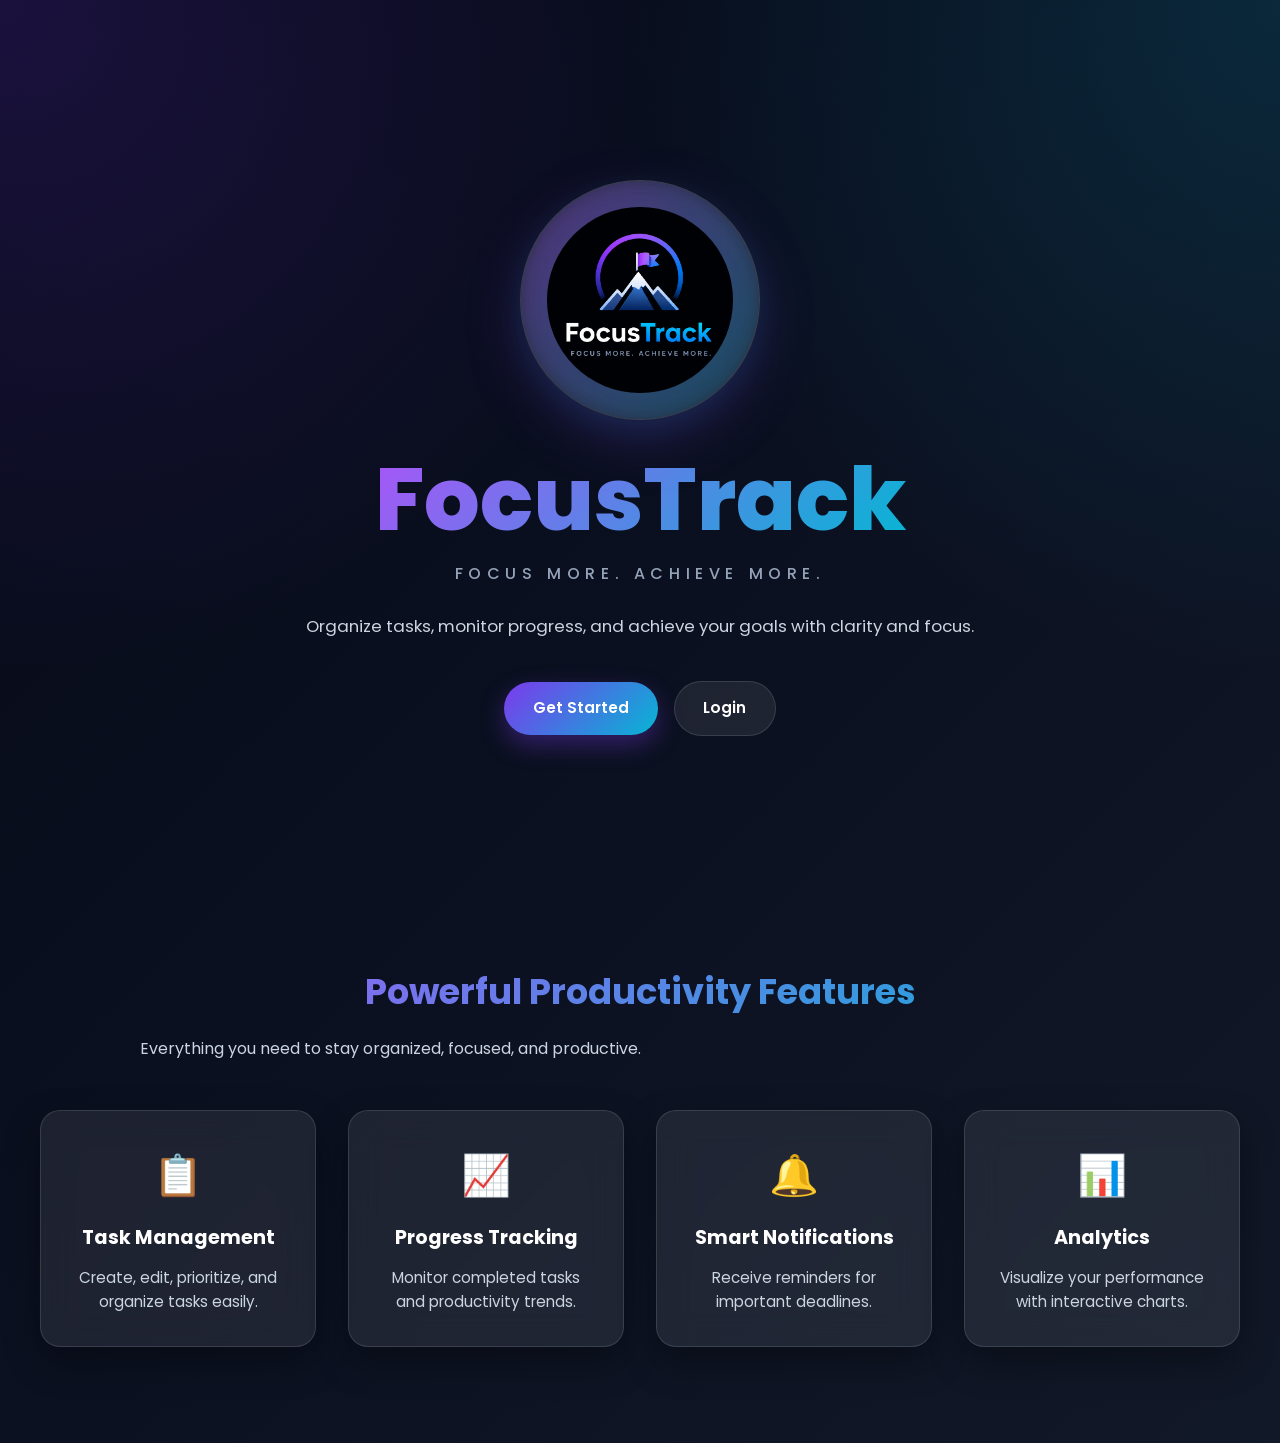
<file: Task-2-Task-Management-Application/index.html>
<!DOCTYPE html>
<html lang="en">
<head>
    <meta charset="UTF-8" />
    <meta name="viewport" content="width=device-width, initial-scale=1.0" />
    <title>FocusTrack | Focus More. Achieve More.</title>

    <!-- Favicon -->
    <link rel="icon" href="assets/images/focus-track-logo.png" />

    <!-- Stylesheets -->
    <link rel="stylesheet" href="css/style.css" />
    <link rel="stylesheet" href="css/responsive.css" />
</head>
<body>

    <!-- ======================================================
         HERO SECTION
    ======================================================= -->
    <section class="hero">
        <div class="container">

            <!-- Circular Glass Logo Card -->
            <div class="hero-logo">
                <img
                    src="images/focus-track-logo.png"
                    alt="FocusTrack Logo"
                />
            </div>

            <!-- Project Title -->
            <h1 class="hero-title text-gradient">FocusTrack</h1>

            <!-- Tagline -->
            <p class="hero-tagline">Focus More. Achieve More.</p>

            <!-- Short Description -->
            <p class="hero-description">
                Organize tasks, monitor progress, and achieve your goals
                with clarity and focus.
            </p>

            <!-- Action Buttons -->
            <div class="hero-actions">
    <a href="register.html" class="btn btn-primary">
        Get Started
    </a>

    <a href="login.html" class="btn btn-secondary login-btn">
        Login
    </a>
</div>

        </div>
    </section>

    <!-- ======================================================
         FEATURES SECTION
    ======================================================= -->
    <section class="features">
        <div class="container">

            <h2 class="section-title text-gradient">
                Powerful Productivity Features
            </h2>

            <p class="section-subtitle">
                Everything you need to stay organized, focused,
                and productive.
            </p>

            <div class="features-grid">

                <div class="glass card feature-card">
                    <div class="feature-icon">📋</div>
                    <h3>Task Management</h3>
                    <p>Create, edit, prioritize, and organize tasks easily.</p>
                </div>

                <div class="glass card feature-card">
                    <div class="feature-icon">📈</div>
                    <h3>Progress Tracking</h3>
                    <p>Monitor completed tasks and productivity trends.</p>
                </div>

                <div class="glass card feature-card">
                    <div class="feature-icon">🔔</div>
                    <h3>Smart Notifications</h3>
                    <p>Receive reminders for important deadlines.</p>
                </div>

                <div class="glass card feature-card">
                    <div class="feature-icon">📊</div>
                    <h3>Analytics</h3>
                    <p>Visualize your performance with interactive charts.</p>
                </div>

            </div>
        </div>
    </section>
<script>
document.addEventListener('DOMContentLoaded', () => {
    const loginButton = document.querySelector('.login-btn');

    if (loginButton) {
        loginButton.addEventListener('click', function (event) {
            event.preventDefault();

            // Start the animation
            document.body.classList.add('login-transition');

            // Navigate after animation completes
            setTimeout(() => {
                window.location.href = this.getAttribute('href');
            }, 1200);
        });
    }
});
</script>
</body>
</html>
</file>
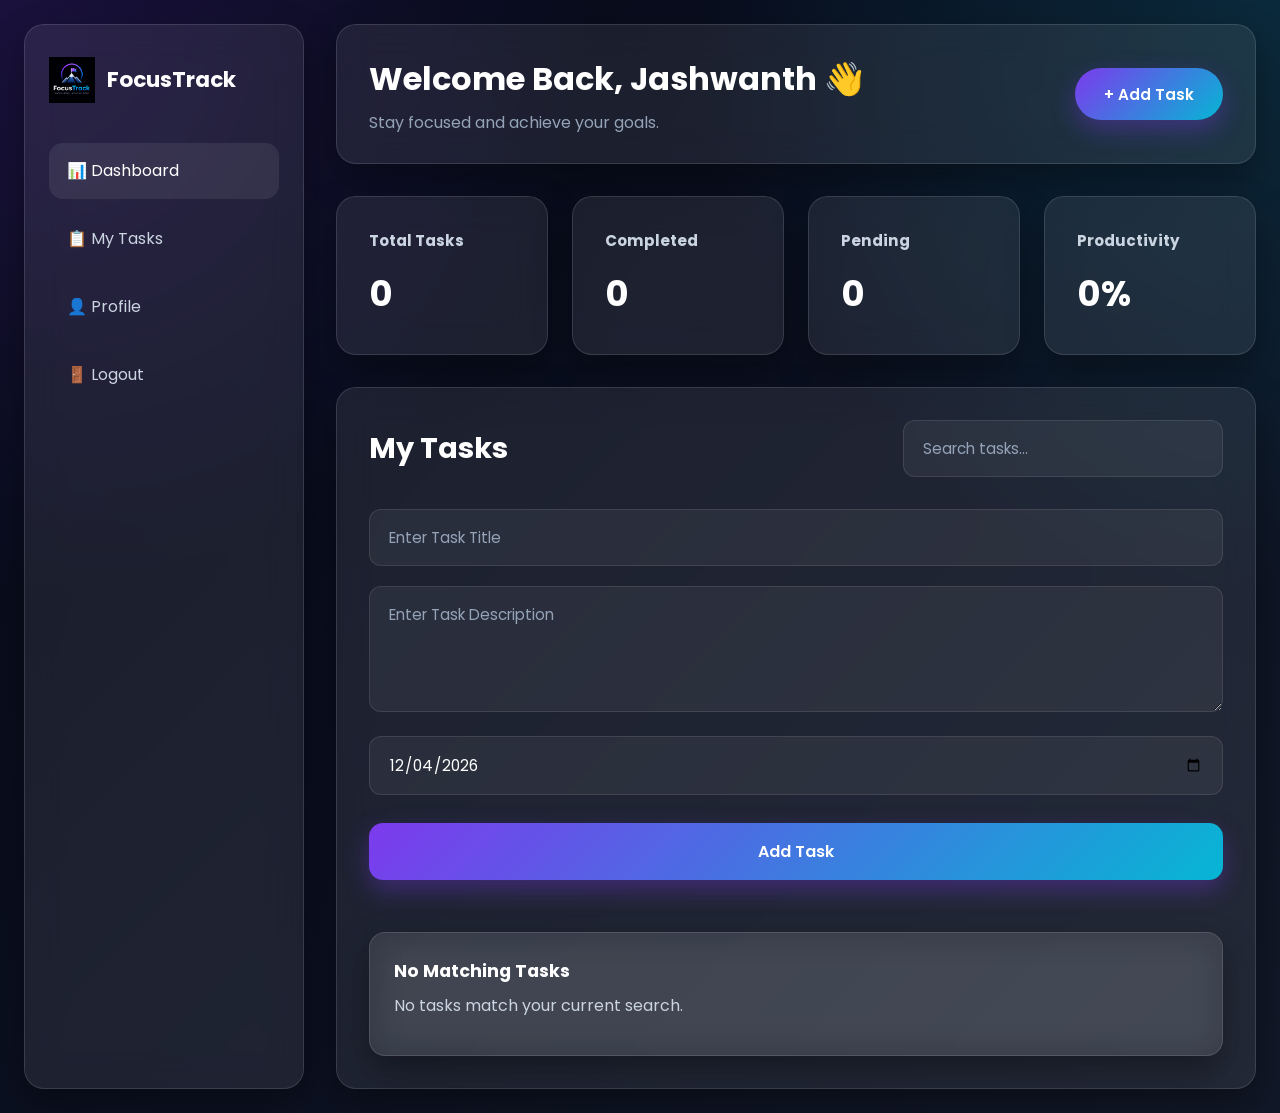
<file: Task-2-Task-Management-Application/dashboard.html>
<!DOCTYPE html>
<html lang="en">
<head>
    <meta charset="UTF-8" />
    <meta name="viewport" content="width=device-width, initial-scale=1.0" />
    <title>Dashboard | FocusTrack</title>

    <!-- Favicon -->
    <link rel="icon" href="assets/images/focus-track-logo.png" />

    <!-- Stylesheets -->
    <link rel="stylesheet" href="css/style.css" />
    <link rel="stylesheet" href="css/responsive.css" />
</head>
<body>

    <!-- ======================================================
         DASHBOARD LAYOUT
    ======================================================= -->
    <div class="dashboard">

        <!-- ================= SIDEBAR ================= -->
        <aside class="sidebar glass">
            <!-- Logo -->
            <div class="sidebar-brand">
                <img
                    src="assets/images/focus-track-logo.png"
                    alt="FocusTrack Logo"
                />
                <span>FocusTrack</span>
            </div>

            <!-- Navigation -->
            <nav class="sidebar-nav">
                <a href="dashboard.html" class="nav-link active">📊 Dashboard</a>
<a href="my-tasks.html" class="nav-link">📋 My Tasks</a>
<a href="profile.html" class="nav-link">👤 Profile</a>
<a href="index.html" class="nav-link">🚪 Logout</a>
            </nav>
        </aside>

        <!-- ================= MAIN CONTENT ================= -->
        <main class="main-content">

            <!-- Header -->
            <header class="dashboard-header glass">
                <div>
                    <h1>Welcome Back, Jashwanth 👋</h1>
                    <p class="text-muted">
                        Stay focused and achieve your goals.
                    </p>
                </div>

                <button class="btn btn-primary">
                    + Add Task
                </button>
            </header>

            <!-- Statistics Cards -->
            <section class="stats-grid">
                <div class="glass card stat-card">
                    <h3>Total Tasks</h3>
                    <h2>24</h2>
                </div>

                <div class="glass card stat-card">
                    <h3>Completed</h3>
                    <h2>18</h2>
                </div>

                <div class="glass card stat-card">
                    <h3>Pending</h3>
                    <h2>6</h2>
                </div>

                <div class="glass card stat-card">
                    <h3>Productivity</h3>
                    <h2>75%</h2>
                </div>
            </section>

            <!-- Task Section -->
            <section class="tasks-section glass card">
                <div class="tasks-header">
    <h2>My Tasks</h2>

    <div class="task-controls">
        <!-- Search Input -->
        <input
            type="text"
            id="searchInput"
            placeholder="Search tasks..."
        />
    </div>
</div>

                <!-- Add Task Form -->
<form id="taskForm" class="task-form">
    <input
        type="text"
        id="taskTitle"
        placeholder="Enter Task Title"
        required
    />

    <textarea
        id="taskDescription"
        placeholder="Enter Task Description"
        rows="4"
    ></textarea>

    <input
        type="date"
        id="taskDueDate"
        required
    />

    <button
        type="submit"
        class="btn btn-primary task-submit-btn"
    >
        Add Task
    </button>
</form>

<!-- Task List -->
<div class="task-list">
    <!-- Tasks will be generated dynamically by dashboard.js -->
</div>
            </section>

        </main>
    </div>
<script src="js/dashboard.js"></script>
</body>
</html>
</file>
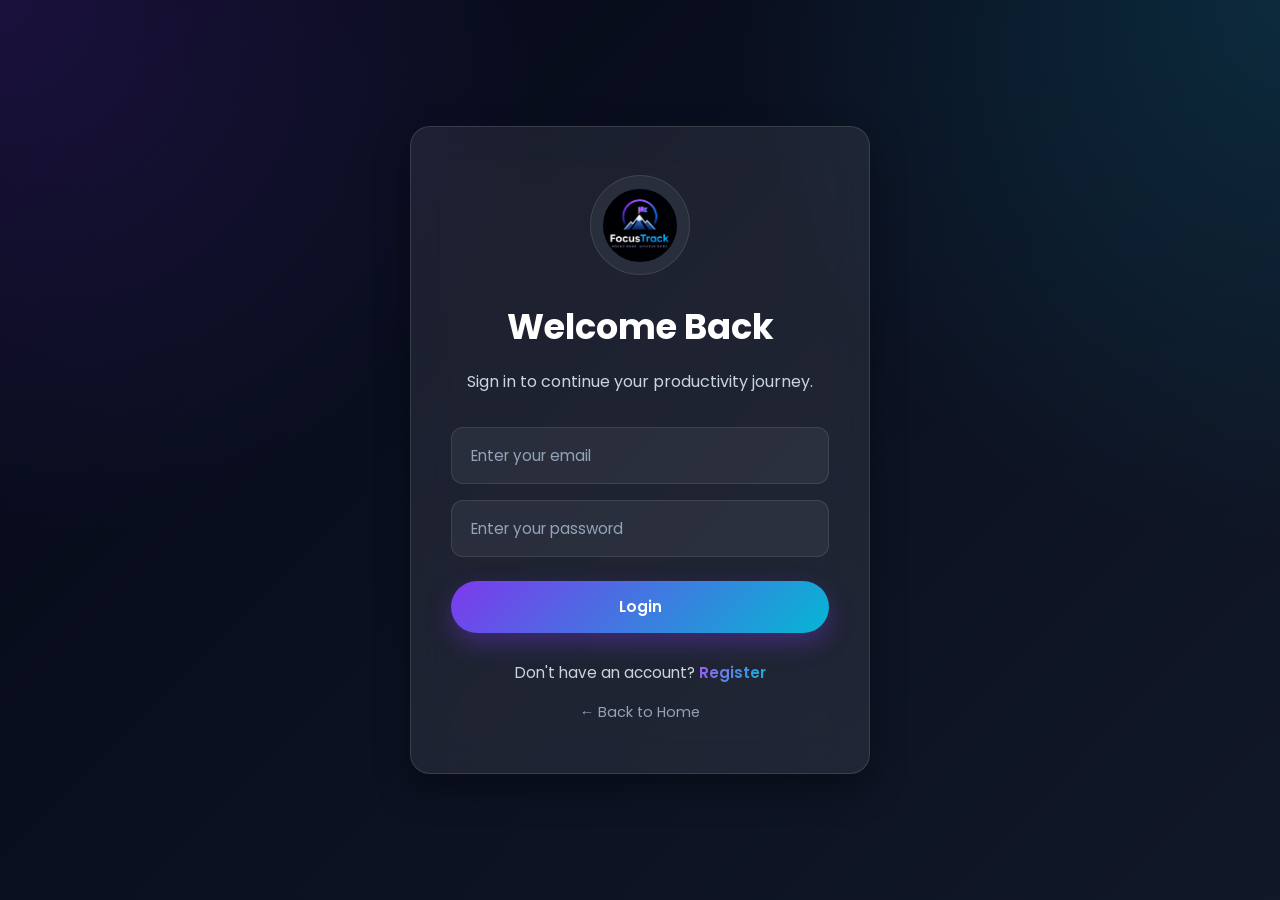
<file: Task-2-Task-Management-Application/login.html>
<!DOCTYPE html>
<html lang="en">
<head>
    <meta charset="UTF-8" />
    <meta name="viewport" content="width=device-width, initial-scale=1.0" />
    <title>Login | FocusTrack</title>

    <!-- Favicon -->
    <link rel="icon" href="assets/images/focus-track-logo.png" />

    <!-- Stylesheets -->
    <link rel="stylesheet" href="css/style.css" />
    <link rel="stylesheet" href="css/responsive.css" />
</head>
<body>

    <!-- ======================================================
         LOGIN SECTION
    ======================================================= -->
    <section class="auth-section">
        <div class="auth-card glass">

            <!-- Logo -->
            <div class="auth-logo">
                <img
                    src="assets/images/focus-track-logo.png"
                    alt="FocusTrack Logo"
                />
            </div>

            <!-- Heading -->
            <h1 class="auth-title">Welcome Back</h1>

            <!-- Subtitle -->
            <p class="auth-subtitle">
                Sign in to continue your productivity journey.
            </p>

            <!-- Login Form -->
            <form class="auth-form">
                <div class="form-group">
                    <input
                        type="email"
                        name="email"
                        placeholder="Enter your email"
                        required
                    />
                </div>

                <div class="form-group">
                    <input
                        type="password"
                        name="password"
                        placeholder="Enter your password"
                        required
                    />
                </div>

                <button type="submit" class="btn btn-primary auth-btn">
                    Login
                </button>
            </form>

            <!-- Register Link -->
            <p class="auth-footer">
                Don't have an account?
                <a href="register.html" class="text-gradient">
                    Register
                </a>
            </p>

            <!-- Back to Home -->
            <a href="index.html" class="back-home">
                ← Back to Home
            </a>

        </div>
    </section>
<script src="js/auth.js"></script>
</body>
</html>
</file>
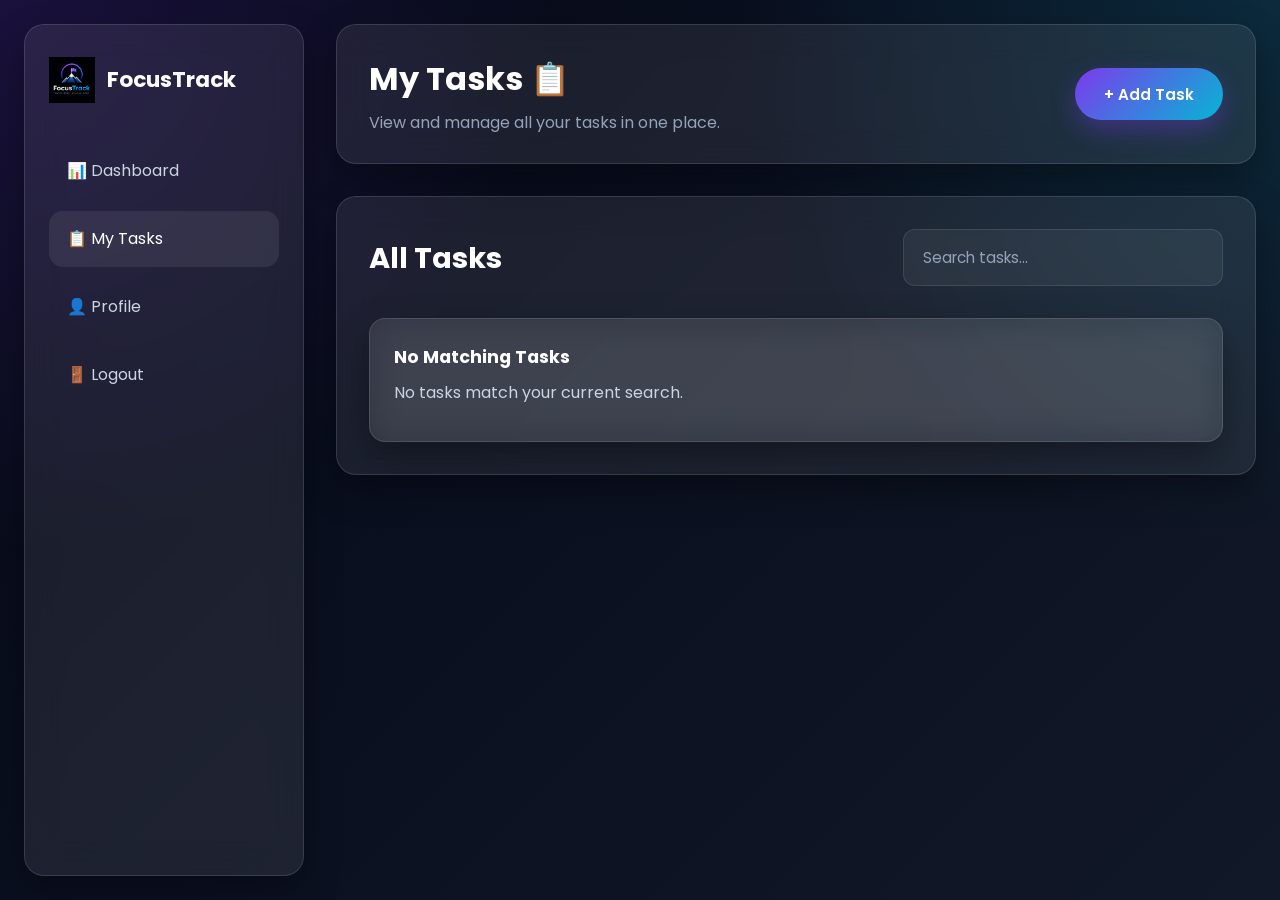
<file: Task-2-Task-Management-Application/my-tasks.html>
<!DOCTYPE html>
<html lang="en">
<head>
    <meta charset="UTF-8" />
    <meta name="viewport" content="width=device-width, initial-scale=1.0" />
    <title>My Tasks | FocusTrack</title>

    <link rel="icon" href="assets/images/focus-track-logo.png" />
    <link rel="stylesheet" href="css/style.css" />
    <link rel="stylesheet" href="css/responsive.css" />
</head>
<body>

    <div class="dashboard">

        <!-- ================= SIDEBAR ================= -->
        <aside class="sidebar glass">
            <div class="sidebar-brand">
                <img
                    src="assets/images/focus-track-logo.png"
                    alt="FocusTrack Logo"
                />
                <span>FocusTrack</span>
            </div>

            <nav class="sidebar-nav">
                <a href="dashboard.html" class="nav-link">📊 Dashboard</a>
                <a href="my-tasks.html" class="nav-link active">📋 My Tasks</a>
                <a href="profile.html" class="nav-link">👤 Profile</a>
                <a href="index.html" class="nav-link">🚪 Logout</a>
            </nav>
        </aside>

        <!-- ================= MAIN CONTENT ================= -->
        <main class="main-content">

            <!-- Page Header -->
            <header class="dashboard-header glass">
                <div>
                    <h1>My Tasks 📋</h1>
                    <p class="text-muted">
                        View and manage all your tasks in one place.
                    </p>
                </div>

                <button class="btn btn-primary">
                    + Add Task
                </button>
            </header>

            <!-- Task Section -->
            <section class="tasks-section glass card">
                <div class="tasks-header">
                    <h2>All Tasks</h2>

                    <div class="task-controls">
                        <input
                            type="text"
                            id="searchInput"
                            placeholder="Search tasks..."
                        />
                    </div>
                </div>

                <div class="task-list">
                    <!-- Tasks will be rendered dynamically -->
                </div>
            </section>

        </main>
    </div>

    <script src="js/dashboard.js"></script>
</body>
</html>
</file>
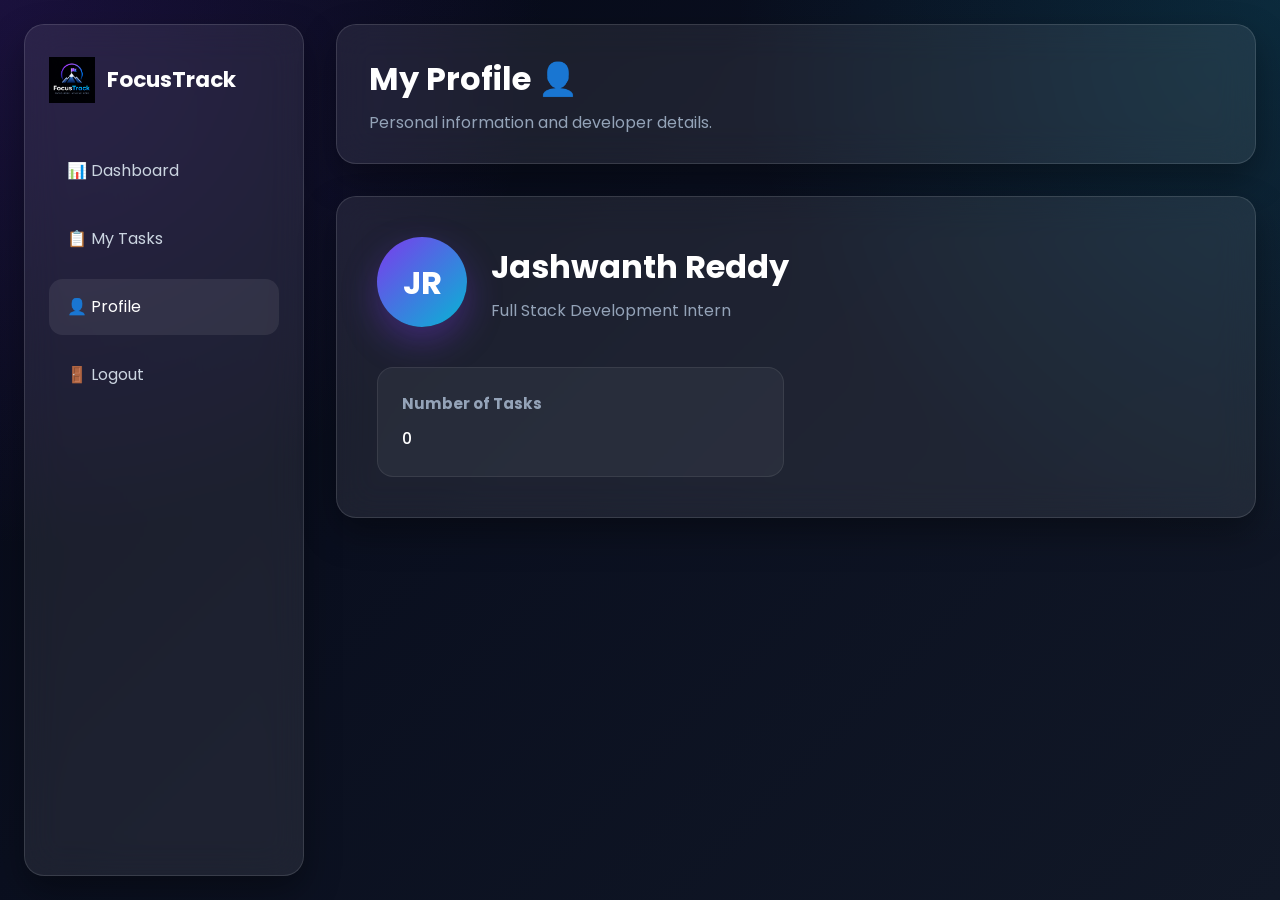
<file: Task-2-Task-Management-Application/profile.html>
<!DOCTYPE html>
<html lang="en">
<head>
    <meta charset="UTF-8" />
    <meta name="viewport" content="width=device-width, initial-scale=1.0" />
    <title>Profile | FocusTrack</title>

    <link rel="icon" href="assets/images/focus-track-logo.png" />
    <link rel="stylesheet" href="css/style.css" />
    <link rel="stylesheet" href="css/responsive.css" />
</head>
<body>

    <div class="dashboard">

        <!-- ================= SIDEBAR ================= -->
        <aside class="sidebar glass">
            <div class="sidebar-brand">
                <img
                    src="assets/images/focus-track-logo.png"
                    alt="FocusTrack Logo"
                />
                <span>FocusTrack</span>
            </div>

            <nav class="sidebar-nav">
                <a href="dashboard.html" class="nav-link">📊 Dashboard</a>
                <a href="my-tasks.html" class="nav-link">📋 My Tasks</a>
                <a href="profile.html" class="nav-link active">👤 Profile</a>
                <a href="index.html" class="nav-link">🚪 Logout</a>
            </nav>
        </aside>

        <!-- ================= MAIN CONTENT ================= -->
        <main class="main-content">

            <!-- Header -->
            <header class="dashboard-header glass">
                <div>
                    <h1>My Profile 👤</h1>
                    <p class="text-muted">
                        Personal information and developer details.
                    </p>
                </div>
            </header>

            <!-- Profile Card -->
            <section class="glass card profile-card">
                <div class="profile-top">
                    <div class="profile-avatar">
                        JR
                    </div>

                    <div>
                        <h2>Jashwanth Reddy</h2>
                        <p class="text-muted">
                            Full Stack Development Intern
                        </p>
                    </div>
                </div>

                <div class="profile-details">
    

    <div class="profile-item">
        <h3>Number of Tasks</h3>
        <p id="profileTaskCount">0</p>
    </div>

    
</div>

        </main>
    </div>
<script>
document.addEventListener('DOMContentLoaded', () => {
    // Get registered users from localStorage
    const users = JSON.parse(localStorage.getItem('focusTrackUsers')) || [];

    // Use the most recently registered user
    const currentUser = users.length > 0 ? users[users.length - 1] : null;

    // Display email
    const emailElement = document.getElementById('profileEmail');
    if (emailElement) {
        emailElement.textContent = currentUser
            ? currentUser.email
            : 'Not Available';
    }

    // Display password (masked)
    const passwordElement = document.getElementById('profilePassword');
    if (passwordElement) {
        if (currentUser && currentUser.password) {
            passwordElement.textContent =
                '•'.repeat(currentUser.password.length);
        } else {
            passwordElement.textContent = 'Not Available';
        }
    }

    // Display task count
    const tasks = JSON.parse(localStorage.getItem('focusTrackTasks')) || [];
    const taskCountElement = document.getElementById('profileTaskCount');

    if (taskCountElement) {
        taskCountElement.textContent = tasks.length;
    }
});
</script>
</body>
</html>
</file>
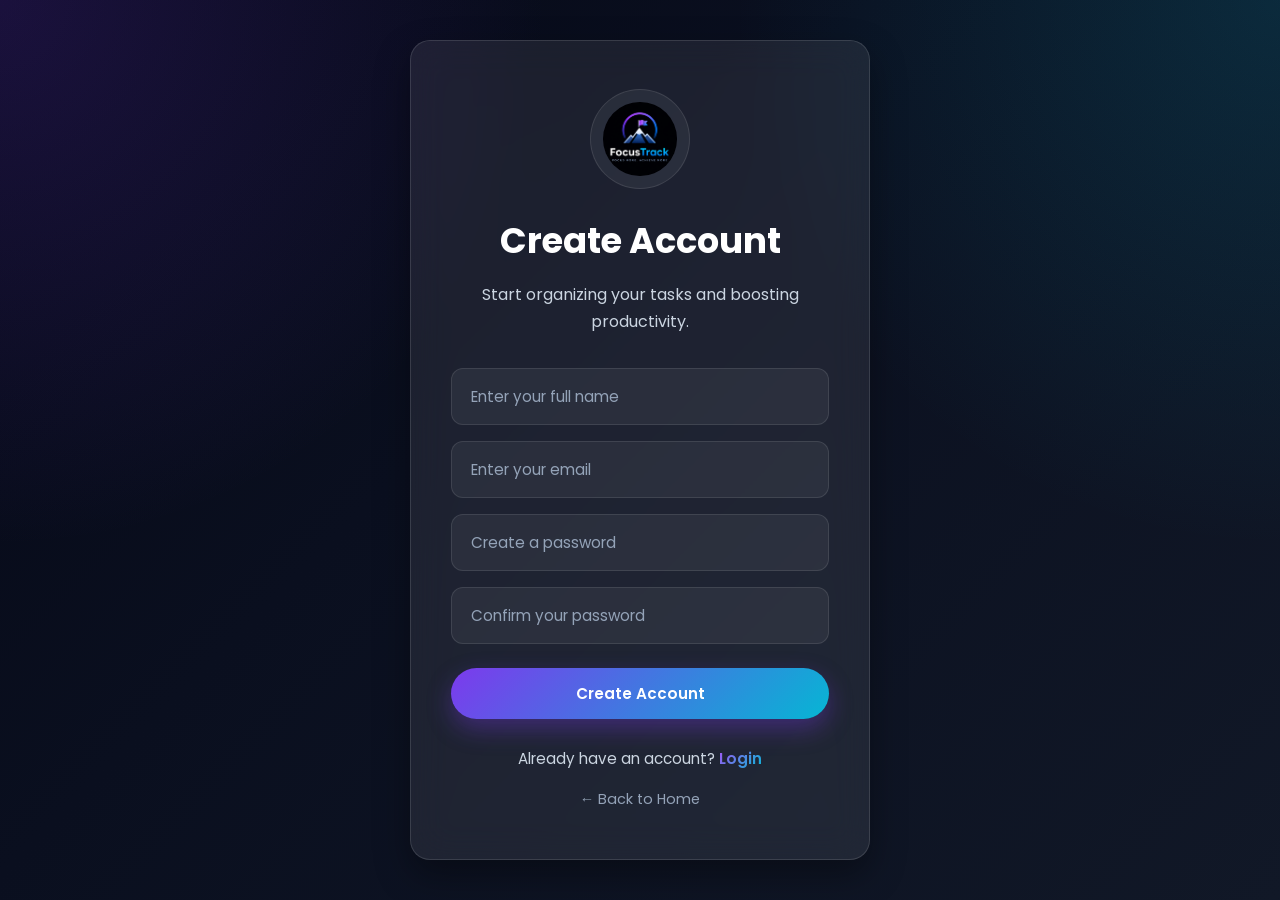
<file: Task-2-Task-Management-Application/register.html>
<!DOCTYPE html>
<html lang="en">
<head>
    <meta charset="UTF-8" />
    <meta name="viewport" content="width=device-width, initial-scale=1.0" />
    <title>Register | FocusTrack</title>

    <!-- Favicon -->
    <link rel="icon" href="assets/images/focus-track-logo.png" />

    <!-- Stylesheets -->
    <link rel="stylesheet" href="css/style.css" />
    <link rel="stylesheet" href="css/responsive.css" />
</head>
<body>

    <!-- ======================================================
         REGISTER SECTION
    ======================================================= -->
    <section class="auth-section">
        <div class="auth-card glass">

            <!-- Logo -->
            <div class="auth-logo">
                <img
                    src="assets/images/focus-track-logo.png"
                    alt="FocusTrack Logo"
                />
            </div>

            <!-- Heading -->
            <h1 class="auth-title">Create Account</h1>

            <!-- Subtitle -->
            <p class="auth-subtitle">
                Start organizing your tasks and boosting productivity.
            </p>

            <!-- Registration Form -->
            <form class="auth-form">
                <div class="form-group">
                    <input
                        type="text"
                        name="name"
                        placeholder="Enter your full name"
                        required
                    />
                </div>

                <div class="form-group">
                    <input
                        type="email"
                        name="email"
                        placeholder="Enter your email"
                        required
                    />
                </div>

                <div class="form-group">
                    <input
                        type="password"
                        name="password"
                        placeholder="Create a password"
                        required
                    />
                </div>

                <div class="form-group">
                    <input
                        type="password"
                        name="confirmPassword"
                        placeholder="Confirm your password"
                        required
                    />
                </div>

                <button type="submit" class="btn btn-primary auth-btn">
                    Create Account
                </button>
            </form>

            <!-- Login Link -->
            <p class="auth-footer">
                Already have an account?
                <a href="login.html" class="text-gradient">
                    Login
                </a>
            </p>

            <!-- Back to Home -->
            <a href="index.html" class="back-home">
                ← Back to Home
            </a>

        </div>
    </section>
<script src="js/auth.js"></script>
</body>
</html>
</file>
<file: Task-2-Task-Management-Application/css/style.css>
/* ==========================================================
   FOCUSTRACK - GLOBAL STYLESHEET
   Theme: Premium Glassmorphism
   Font: Poppins
   Tagline: Focus More. Achieve More.
========================================================== */

/* ================= GOOGLE FONT ================= */
@import url('https://fonts.googleapis.com/css2?family=Poppins:wght@300;400;500;600;700;800&display=swap');

/* ================= CSS VARIABLES ================= */
:root {
    --primary: #7c3aed;
    --primary-light: #a855f7;
    --secondary: #06b6d4;
    --accent: #38bdf8;

    --success: #10b981;
    --warning: #f59e0b;
    --danger: #ef4444;

    --bg-dark: #0a0f1f;
    --bg-secondary: #111827;

    --text-primary: #ffffff;
    --text-secondary: #cbd5e1;
    --text-muted: #94a3b8;

    --glass-bg: rgba(255, 255, 255, 0.08);
    --glass-border: rgba(255, 255, 255, 0.12);

    --shadow-sm: 0 8px 20px rgba(0, 0, 0, 0.25);
    --shadow-md: 0 15px 35px rgba(0, 0, 0, 0.35);
    --shadow-lg: 0 25px 60px rgba(0, 0, 0, 0.45);

    --radius-sm: 12px;
    --radius-md: 20px;
    --radius-lg: 28px;

    --transition: all 0.35s ease;
}

/* ================= RESET ================= */
* {
    margin: 0;
    padding: 0;
    box-sizing: border-box;
}

html {
    scroll-behavior: smooth;
}

body {
    font-family: 'Poppins', sans-serif;
    color: var(--text-primary);

    background:
        radial-gradient(circle at top left, rgba(124, 58, 237, 0.18), transparent 35%),
        radial-gradient(circle at top right, rgba(6, 182, 212, 0.15), transparent 35%),
        linear-gradient(135deg, #050816, #0a0f1f 40%, #111827 100%);

    min-height: 100vh;
    line-height: 1.6;
}

/* ================= LINKS ================= */
a {
    text-decoration: none;
    color: inherit;
}

/* ================= LISTS ================= */
ul {
    list-style: none;
}

/* ================= IMAGES ================= */
img {
    max-width: 100%;
    display: block;
}

/* ================= CONTAINER ================= */
.container {
    width: min(1200px, calc(100% - 2rem));
    margin: 0 auto;
}

/* ================= GLASS CARD ================= */
.glass {
    background: var(--glass-bg);
    border: 1px solid var(--glass-border);

    backdrop-filter: blur(18px);
    -webkit-backdrop-filter: blur(18px);

    border-radius: var(--radius-md);
    box-shadow: var(--shadow-md);
}

/* ================= BUTTONS ================= */
.btn {
    display: inline-flex;
    align-items: center;
    justify-content: center;
    gap: 0.5rem;

    padding: 0.9rem 1.8rem;
    border: none;
    border-radius: 999px;

    font-family: inherit;
    font-size: 0.95rem;
    font-weight: 600;

    cursor: pointer;
    transition: var(--transition);
}

.btn-primary {
    background: linear-gradient(135deg, var(--primary), var(--secondary));
    color: #ffffff;
    box-shadow: 0 10px 25px rgba(124, 58, 237, 0.35);
}

.btn-primary:hover {
    transform: translateY(-3px);
    box-shadow: 0 18px 35px rgba(124, 58, 237, 0.45);
}

.btn-secondary {
    background: rgba(255, 255, 255, 0.08);
    color: var(--text-primary);
    border: 1px solid var(--glass-border);
}

.btn-secondary:hover {
    background: rgba(255, 255, 255, 0.12);
    transform: translateY(-3px);
}

/* ================= FORM ELEMENTS ================= */
input,
textarea,
select {
    width: 100%;
    padding: 1rem 1.2rem;

    border: 1px solid rgba(255, 255, 255, 0.10);
    border-radius: var(--radius-sm);

    background: rgba(255, 255, 255, 0.06);
    color: var(--text-primary);

    font-family: inherit;
    font-size: 0.95rem;

    outline: none;
    transition: var(--transition);
}

input::placeholder,
textarea::placeholder {
    color: var(--text-muted);
}

input:focus,
textarea:focus,
select:focus {
    border-color: rgba(6, 182, 212, 0.6);
    box-shadow: 0 0 0 4px rgba(6, 182, 212, 0.12);
}

/* ================= CARD ================= */
.card {
    padding: 2rem;
    border-radius: var(--radius-md);
}

/* ================= TYPOGRAPHY HELPERS ================= */
.section-title {
    font-size: 2.2rem;
    font-weight: 700;
    margin-bottom: 1rem;
}

.section-subtitle {
    color: var(--text-secondary);
    max-width: 700px;
    margin-bottom: 3rem;
}

.text-gradient {
    background: linear-gradient(135deg, var(--primary-light), var(--secondary));
    -webkit-background-clip: text;
    -webkit-text-fill-color: transparent;
}

.text-muted {
    color: var(--text-muted);
}

/* ================= FLEX UTILITIES ================= */
.flex {
    display: flex;
}

.flex-center {
    display: flex;
    align-items: center;
    justify-content: center;
}

.flex-between {
    display: flex;
    align-items: center;
    justify-content: space-between;
}

/* ================= SPACING UTILITIES ================= */
.mt-1 { margin-top: 0.5rem; }
.mt-2 { margin-top: 1rem; }
.mt-3 { margin-top: 1.5rem; }
.mt-4 { margin-top: 2rem; }

.mb-1 { margin-bottom: 0.5rem; }
.mb-2 { margin-bottom: 1rem; }
.mb-3 { margin-bottom: 1.5rem; }
.mb-4 { margin-bottom: 2rem; }








/* ==========================================================
   HERO SECTION
========================================================== */

.hero {
    min-height: 100vh;
    display: flex;
    align-items: center;
    justify-content: center;
    padding: 4rem 0 3rem;
    text-align: center;
}

.hero .container {
    display: flex;
    flex-direction: column;
    align-items: center;
}

/* ================= CIRCULAR GLASS LOGO ================= */
.hero-logo {
    width: 240px;
    height: 240px;

    display: flex;
    align-items: center;
    justify-content: center;

    margin-bottom: 2rem;

    border-radius: 50%;
    overflow: hidden;
    position: relative;

    background: rgba(255, 255, 255, 0.08);
    border: 1px solid rgba(255, 255, 255, 0.14);

    backdrop-filter: blur(24px);
    -webkit-backdrop-filter: blur(24px);

    box-shadow:
        inset 0 0 35px rgba(255, 255, 255, 0.04),
        0 20px 60px rgba(124, 58, 237, 0.20),
        0 10px 30px rgba(6, 182, 212, 0.12);

    transition: var(--transition);
}

.hero-logo::before {
    content: "";
    position: absolute;
    inset: -4px;
    border-radius: 50%;
    background: linear-gradient(
        135deg,
        rgba(168, 85, 247, 0.45),
        rgba(6, 182, 212, 0.35)
    );
    z-index: -1;
    filter: blur(12px);
    opacity: 0.9;
}

.hero-logo:hover {
    transform: translateY(-6px) scale(1.03);
}

.hero-logo img {
    width: 78%;
    height: 78%;
    border-radius: 50%;
    object-fit: contain;
    object-position: center;
    display: block;
}

/* ================= HERO TEXT ================= */
.hero-title {
    font-size: clamp(3rem, 8vw, 5.5rem);
    font-weight: 800;
    line-height: 1.1;
    margin-bottom: 0.75rem;
}

.hero-tagline {
    font-size: 1rem;
    font-weight: 500;
    text-transform: uppercase;
    letter-spacing: 0.35em;
    color: var(--text-muted);
    margin-bottom: 1.5rem;
}

.hero-description {
    max-width: 680px;
    color: var(--text-secondary);
    font-size: 1.05rem;
    line-height: 1.8;
    margin-bottom: 2.5rem;
}

/* ================= HERO BUTTONS ================= */
.hero-actions {
    display: flex;
    align-items: center;
    justify-content: center;
    gap: 1rem;
    flex-wrap: wrap;
}

/* ==========================================================
   FEATURES SECTION
========================================================== */

.features {
    padding: 4rem 0 6rem;
    text-align: center;
}

.features-grid {
    display: grid;
    grid-template-columns: repeat(4, 1fr);
    gap: 2rem;
}

.feature-card {
    transition: var(--transition);
}

.feature-card:hover {
    transform: translateY(-8px);
}

.feature-icon {
    font-size: 2.5rem;
    margin-bottom: 1rem;
}

.feature-card h3 {
    font-size: 1.2rem;
    margin-bottom: 0.75rem;
}

.feature-card p {
    color: var(--text-secondary);
    font-size: 0.95rem;
}


/* ==========================================================
   SMOOTH LOGIN TRANSITION
========================================================== */

/* Smooth transitions for animated elements */
.hero-logo,
.hero-title,
.hero-tagline,
.hero-description,
.hero-actions,
.features {
    transition:
        transform 1.2s cubic-bezier(0.22, 1, 0.36, 1),
        opacity 1.2s ease;
}

/* Logo and title move upward smoothly */
body.login-transition .hero-logo,
body.login-transition .hero-title {
    transform: translateY(-90px);
}

/* Remaining content fades out smoothly */
body.login-transition .hero-tagline,
body.login-transition .hero-description,
body.login-transition .hero-actions,
body.login-transition .features {
    opacity: 0;
    transform: translateY(-30px);
    pointer-events: none;
}

/* Prevent interaction during transition */
body.login-transition {
    overflow: hidden;
}


/* ==========================================================
   AUTHENTICATION PAGES (LOGIN / REGISTER)
========================================================== */

.auth-section {
    min-height: 100vh;
    display: flex;
    align-items: center;
    justify-content: center;
    padding: 2rem 1rem;
}

.auth-card {
    width: 100%;
    max-width: 460px;
    padding: 3rem 2.5rem;
    text-align: center;
}

/* ================= LOGO ================= */
.auth-logo {
    width: 100px;
    height: 100px;
    margin: 0 auto 1.5rem;

    display: flex;
    align-items: center;
    justify-content: center;

    border-radius: 50%;
    overflow: hidden;

    background: rgba(255, 255, 255, 0.06);
    border: 1px solid rgba(255, 255, 255, 0.10);
}

.auth-logo img {
    width: 75%;
    height: 75%;
    border-radius: 50%;
    object-fit: contain;
}

/* ================= TITLES ================= */
.auth-title {
    font-size: 2.2rem;
    font-weight: 700;
    margin-bottom: 0.75rem;
}

.auth-subtitle {
    color: var(--text-secondary);
    margin-bottom: 2rem;
    line-height: 1.7;
}

/* ================= FORM ================= */
.auth-form {
    display: flex;
    flex-direction: column;
    gap: 1rem;
}

.form-group {
    width: 100%;
}

.auth-btn {
    width: 100%;
    margin-top: 0.5rem;
}

/* ================= FOOTER LINKS ================= */
.auth-footer {
    margin-top: 1.75rem;
    color: var(--text-secondary);
    font-size: 0.95rem;
}

.auth-footer a {
    font-weight: 600;
}

.back-home {
    display: inline-block;
    margin-top: 1rem;
    font-size: 0.9rem;
    color: var(--text-muted);
    transition: var(--transition);
}

.back-home:hover {
    color: var(--text-primary);
}
























/* ==========================================================
   DASHBOARD STYLES
========================================================== */

.dashboard {
    min-height: 100vh;
    display: grid;
    grid-template-columns: 280px 1fr;
    gap: 2rem;
    padding: 1.5rem;
}

/* ================= SIDEBAR ================= */
.sidebar {
    padding: 2rem 1.5rem;
    display: flex;
    flex-direction: column;
}

.sidebar-brand {
    display: flex;
    align-items: center;
    gap: 0.75rem;
    margin-bottom: 2.5rem;

    font-size: 1.35rem;
    font-weight: 700;
}

.sidebar-brand img {
    width: 46px;
    height: 46px;
    object-fit: contain;
}

.sidebar-nav {
    display: flex;
    flex-direction: column;
    gap: 0.75rem;
}

.nav-link {
    padding: 0.95rem 1.1rem;
    border-radius: 14px;
    color: var(--text-secondary);
    transition: var(--transition);
}

.nav-link:hover,
.nav-link.active {
    background: rgba(255, 255, 255, 0.08);
    color: var(--text-primary);
}

/* ================= MAIN CONTENT ================= */
.main-content {
    display: flex;
    flex-direction: column;
    gap: 2rem;
}

/* ================= HEADER ================= */
.dashboard-header {
    padding: 1.75rem 2rem;

    display: flex;
    align-items: center;
    justify-content: space-between;
    gap: 1.5rem;
}

.dashboard-header h1 {
    font-size: 2rem;
    margin-bottom: 0.35rem;
}

/* ================= STATS ================= */
.stats-grid {
    display: grid;
    grid-template-columns: repeat(4, 1fr);
    gap: 1.5rem;
}

.stat-card h3 {
    color: var(--text-secondary);
    font-size: 0.95rem;
    margin-bottom: 0.75rem;
}

.stat-card h2 {
    font-size: 2.2rem;
    font-weight: 700;
}

/* ================= TASK SECTION ================= */
.tasks-section {
    padding: 2rem;
}

.tasks-header {
    display: flex;
    align-items: center;
    justify-content: space-between;
    gap: 1rem;
    margin-bottom: 2rem;
}

.tasks-header h2 {
    font-size: 1.8rem;
}

.tasks-header input {
    max-width: 320px;
}

/* ================= TASK LIST ================= */
.task-list {
    display: flex;
    flex-direction: column;
    gap: 1rem;
}

.task-item {
    padding: 1.5rem;
    border-radius: 16px;
}

.task-item h3 {
    margin-bottom: 0.5rem;
    font-size: 1.1rem;
}

.task-item p {
    color: var(--text-secondary);
    margin-bottom: 0.75rem;
}


/* ==========================================================
   PROFILE PAGE STYLES
========================================================== */

.profile-card {
    padding: 2.5rem;
}

.profile-top {
    display: flex;
    align-items: center;
    gap: 1.5rem;
    margin-bottom: 2.5rem;
}

.profile-avatar {
    width: 90px;
    height: 90px;
    border-radius: 50%;

    display: flex;
    align-items: center;
    justify-content: center;

    font-size: 2rem;
    font-weight: 700;
    color: #ffffff;

    background: linear-gradient(
        135deg,
        var(--primary),
        var(--secondary)
    );

    box-shadow: 0 15px 35px rgba(124, 58, 237, 0.35);
}

.profile-top h2 {
    font-size: 2rem;
    margin-bottom: 0.35rem;
}

.profile-details {
    display: grid;
    grid-template-columns: repeat(2, 1fr);
    gap: 1.5rem;
}

.profile-item {
    padding: 1.5rem;
    border-radius: 16px;

    background: rgba(255, 255, 255, 0.05);
    border: 1px solid rgba(255, 255, 255, 0.08);
}

.profile-item h3 {
    font-size: 0.95rem;
    color: var(--text-muted);
    margin-bottom: 0.5rem;
}

.profile-item p {
    font-weight: 500;
    line-height: 1.7;
}



/* ==========================================================
   IMPROVED TASK FORM SPACING
========================================================== */

.task-form {
    display: flex;
    flex-direction: column;
    gap: 1.25rem;              /* Space between all form elements */
    margin-top: 2rem;          /* Space below "My Tasks" heading */
    margin-bottom: 2.5rem;     /* Space between form and task list */
}

.task-form input,
.task-form textarea {
    margin: 0;
}

.task-form textarea {
    min-height: 120px;
}

.task-form #taskDueDate {
    margin-top: 0.25rem;
}

.task-submit-btn {
    margin-top: 0.5rem;        /* Space above Add Task button */
    margin-bottom: 0.75rem;    /* Space below button */
    width: 100%;
    padding: 1rem 1.5rem;
    font-size: 1rem;
    font-weight: 600;
    border-radius: 14px;
}

.task-list {
    margin-top: 1.5rem;        /* Extra space before task cards */
}

.task-item {
    margin-bottom: 1.5rem;     /* Space between task cards */
}

.task-item:last-child {
    margin-bottom: 0;
}
</file>
<file: Task-2-Task-Management-Application/css/responsive.css>
/* ==========================================================
   FOCUSTRACK - RESPONSIVE STYLES
========================================================== */

/* Tablets */
@media (max-width: 992px) {
    .container {
        width: min(100%, calc(100% - 1.5rem));
    }

    .section-title {
        font-size: 1.8rem;
    }

    .card {
        padding: 1.5rem;
    }
}

/* Mobile Devices */
@media (max-width: 768px) {
    body {
        font-size: 15px;
    }

    .section-title {
        font-size: 1.6rem;
    }

    .btn {
        width: 100%;
        justify-content: center;
    }

    .flex-between {
        flex-direction: column;
        gap: 1rem;
        align-items: stretch;
    }

    .card {
        padding: 1.25rem;
    }
}

/* Small Mobile Devices */
@media (max-width: 480px) {
    .container {
        width: min(100%, calc(100% - 1rem));
    }

    .section-title {
        font-size: 1.4rem;
    }

    input,
    textarea,
    select {
        padding: 0.9rem 1rem;
    }

    .btn {
        padding: 0.85rem 1.4rem;
        font-size: 0.9rem;
    }
}



/* ==========================================================
   INDEX PAGE RESPONSIVE STYLES
========================================================== */

/* Tablets */
@media (max-width: 992px) {
    .hero-logo {
        width: 200px;
        height: 200px;
    }

    .hero-description {
        font-size: 1rem;
    }

    .features-grid {
        grid-template-columns: repeat(2, 1fr);
        gap: 1.5rem;
    }
}

/* Mobile Devices */
@media (max-width: 768px) {
    .hero {
        padding: 3rem 0 2rem;
    }

    .hero-logo {
        width: 170px;
        height: 170px;
        margin-bottom: 1.5rem;
    }

    .hero-logo img {
        width: 75%;
        height: 75%;
    }

    .hero-tagline {
        font-size: 0.85rem;
        letter-spacing: 0.18em;
        line-height: 1.8;
    }

    .hero-description {
        font-size: 0.95rem;
        margin-bottom: 2rem;
    }

    .hero-actions {
        width: 100%;
        flex-direction: column;
    }

    .hero-actions .btn {
        width: 100%;
        max-width: 280px;
    }

    .features {
        padding: 3rem 0 4rem;
    }

    .features-grid {
        grid-template-columns: 1fr;
        gap: 1.25rem;
    }
}

/* Small Mobile Devices */
@media (max-width: 480px) {
    .hero-logo {
        width: 150px;
        height: 150px;
    }

    .hero-title {
        font-size: 2.4rem;
    }

    .hero-description {
        font-size: 0.9rem;
    }

    .feature-icon {
        font-size: 2rem;
    }
}


/* ==========================================================
   AUTH PAGE RESPONSIVE STYLES
========================================================== */

@media (max-width: 768px) {
    .auth-card {
        max-width: 100%;
        padding: 2.25rem 1.5rem;
    }

    .auth-logo {
        width: 85px;
        height: 85px;
        margin-bottom: 1.25rem;
    }

    .auth-title {
        font-size: 1.9rem;
    }

    .auth-subtitle {
        font-size: 0.95rem;
        margin-bottom: 1.75rem;
    }

    .auth-footer {
        font-size: 0.9rem;
    }
}

@media (max-width: 480px) {
    .auth-card {
        padding: 2rem 1.25rem;
        border-radius: 18px;
    }

    .auth-logo {
        width: 75px;
        height: 75px;
    }

    .auth-title {
        font-size: 1.7rem;
    }

    .back-home {
        font-size: 0.85rem;
    }
}


/* ==========================================================
   DASHBOARD RESPONSIVE STYLES
========================================================== */

/* Tablets */
@media (max-width: 992px) {
    .dashboard {
        grid-template-columns: 1fr;
        gap: 1.5rem;
    }

    .sidebar {
        padding: 1.5rem;
    }

    .sidebar-nav {
        flex-direction: row;
        flex-wrap: wrap;
        gap: 0.5rem;
    }

    .nav-link {
        flex: 1 1 calc(50% - 0.5rem);
        text-align: center;
    }

    .stats-grid {
        grid-template-columns: repeat(2, 1fr);
    }
}

/* Mobile Devices */
@media (max-width: 768px) {
    .dashboard {
        padding: 1rem;
    }

    .dashboard-header {
        flex-direction: column;
        align-items: flex-start;
        padding: 1.5rem;
    }

    .dashboard-header h1 {
        font-size: 1.6rem;
    }

    .stats-grid {
        grid-template-columns: 1fr;
    }

    .tasks-header {
        flex-direction: column;
        align-items: stretch;
    }

    .tasks-header input {
        max-width: 100%;
    }

    .sidebar-brand {
        margin-bottom: 1.5rem;
    }

    .nav-link {
        flex: 1 1 100%;
    }
}

/* Small Mobile Devices */
@media (max-width: 480px) {
    .dashboard-header,
    .tasks-section {
        padding: 1.25rem;
    }

    .stat-card h2 {
        font-size: 1.8rem;
    }

    .tasks-header h2 {
        font-size: 1.4rem;
    }

    .task-item {
        padding: 1.25rem;
    }
}
@media (max-width: 768px) {
    .task-controls {
        flex-direction: column;
        align-items: stretch;
        width: 100%;
    }

    .task-controls input,
    .task-controls select {
        min-width: 100%;
    }
}

/* ==========================================================
   PROFILE PAGE RESPONSIVE STYLES
========================================================== */

@media (max-width: 768px) {
    .profile-card {
        padding: 1.75rem;
    }

    .profile-top {
        flex-direction: column;
        align-items: flex-start;
        gap: 1rem;
        margin-bottom: 2rem;
    }

    .profile-top h2 {
        font-size: 1.6rem;
    }

    .profile-details {
        grid-template-columns: 1fr;
        gap: 1rem;
    }

    .profile-item {
        padding: 1.25rem;
    }
}

@media (max-width: 480px) {
    .profile-card {
        padding: 1.25rem;
    }

    .profile-avatar {
        width: 75px;
        height: 75px;
        font-size: 1.6rem;
    }

    .profile-top h2 {
        font-size: 1.4rem;
    }

    .profile-item p {
        font-size: 0.95rem;
    }
}
</file>
